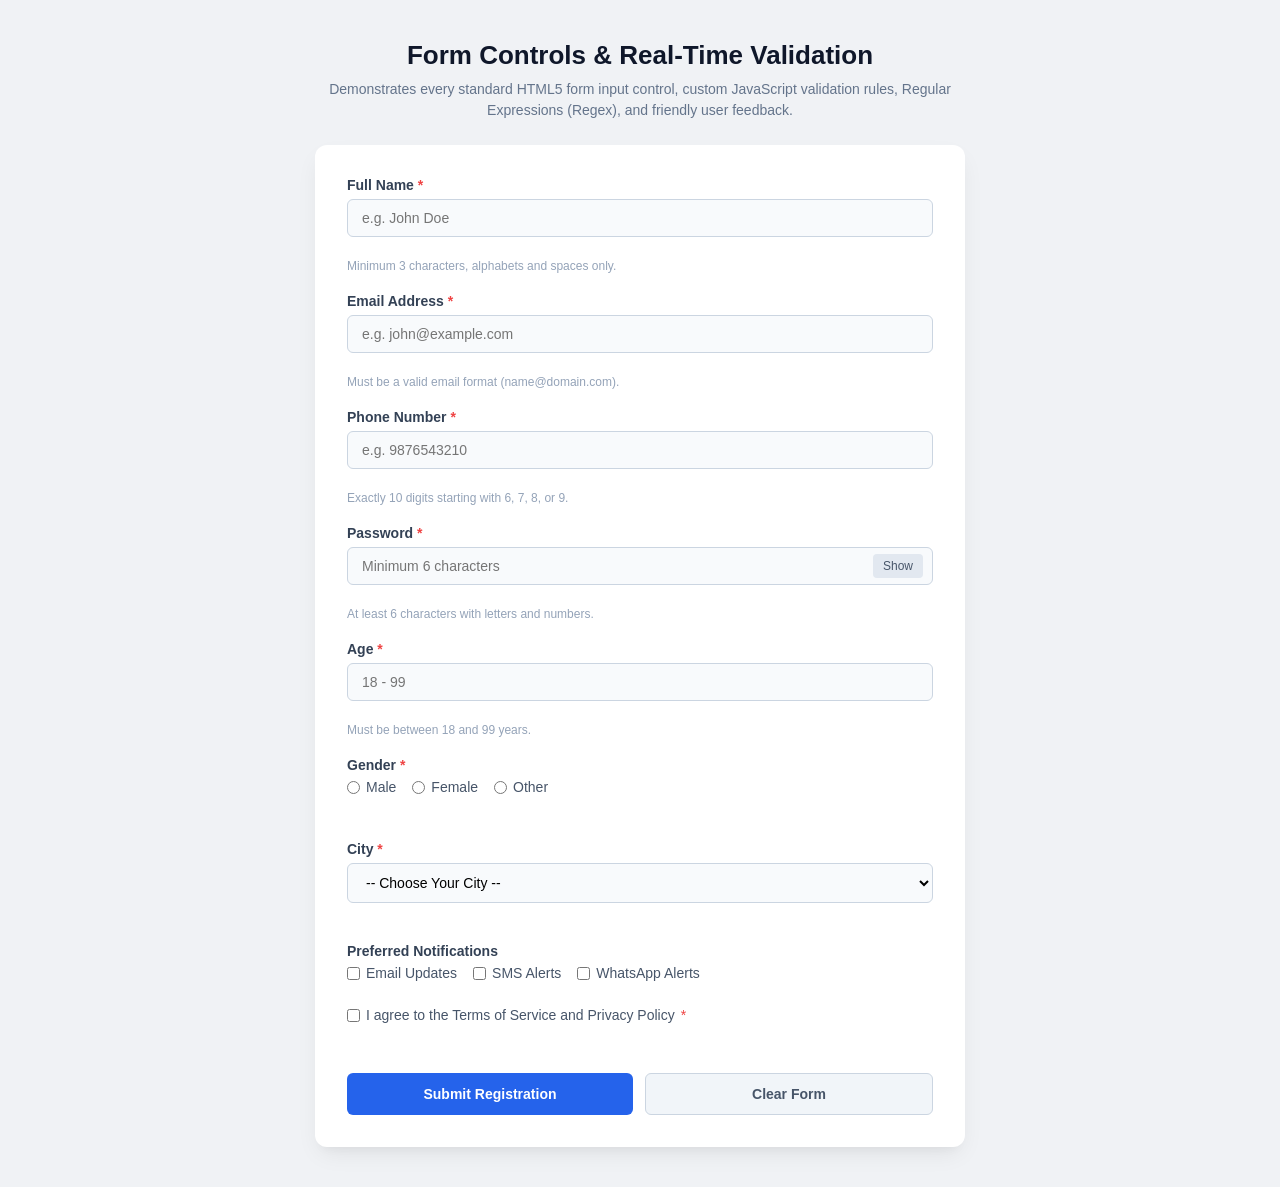
<file: concepts_implementation/01_forms_and_validation/index.html>
<!DOCTYPE html>
<html lang="en">
<head>
  <meta charset="UTF-8">
  <meta name="viewport" content="width=device-width, initial-scale=1.0">
  <title>Complete Forms & Validation Demonstration</title>
  <link rel="stylesheet" href="style.css">
</head>
<body>

  <div class="page-container">
    <header class="header">
      <h1>Form Controls & Real-Time Validation</h1>
      <p>Demonstrates every standard HTML5 form input control, custom JavaScript validation rules, Regular Expressions (Regex), and friendly user feedback.</p>
    </header>

    <div class="form-wrapper">
      <form id="registrationForm" novalidate>
        
        <!-- Text Input (Full Name) -->
        <div class="form-group">
          <label for="fullName">Full Name <span class="required">*</span></label>
          <input type="text" id="fullName" name="fullName" placeholder="e.g. John Doe" autocomplete="off">
          <small class="error-msg" id="nameError"></small>
          <small class="hint-text">Minimum 3 characters, alphabets and spaces only.</small>
        </div>

        <!-- Email Input -->
        <div class="form-group">
          <label for="userEmail">Email Address <span class="required">*</span></label>
          <input type="email" id="userEmail" name="userEmail" placeholder="e.g. john@example.com">
          <small class="error-msg" id="emailError"></small>
          <small class="hint-text">Must be a valid email format (name@domain.com).</small>
        </div>

        <!-- Phone Number Input (10 Digits) -->
        <div class="form-group">
          <label for="userPhone">Phone Number <span class="required">*</span></label>
          <input type="tel" id="userPhone" name="userPhone" placeholder="e.g. 9876543210" maxlength="10">
          <small class="error-msg" id="phoneError"></small>
          <small class="hint-text">Exactly 10 digits starting with 6, 7, 8, or 9.</small>
        </div>

        <!-- Password with Toggle -->
        <div class="form-group">
          <label for="userPassword">Password <span class="required">*</span></label>
          <div class="password-wrapper">
            <input type="password" id="userPassword" name="userPassword" placeholder="Minimum 6 characters">
            <button type="button" id="togglePasswordBtn" class="toggle-btn">Show</button>
          </div>
          <small class="error-msg" id="passwordError"></small>
          <small class="hint-text">At least 6 characters with letters and numbers.</small>
        </div>

        <!-- Number Input (Age) -->
        <div class="form-group">
          <label for="userAge">Age <span class="required">*</span></label>
          <input type="number" id="userAge" name="userAge" placeholder="18 - 99" min="18" max="99">
          <small class="error-msg" id="ageError"></small>
          <small class="hint-text">Must be between 18 and 99 years.</small>
        </div>

        <!-- Radio Buttons (Gender) -->
        <div class="form-group">
          <label>Gender <span class="required">*</span></label>
          <div class="radio-group">
            <label class="radio-label">
              <input type="radio" name="gender" value="Male"> Male
            </label>
            <label class="radio-label">
              <input type="radio" name="gender" value="Female"> Female
            </label>
            <label class="radio-label">
              <input type="radio" name="gender" value="Other"> Other
            </label>
          </div>
          <small class="error-msg" id="genderError"></small>
        </div>

        <!-- Dropdown Selection -->
        <div class="form-group">
          <label for="userCity">City <span class="required">*</span></label>
          <select id="userCity" name="userCity">
            <option value="">-- Choose Your City --</option>
            <option value="Hyderabad">Hyderabad</option>
            <option value="Bangalore">Bangalore</option>
            <option value="Chennai">Chennai</option>
            <option value="Mumbai">Mumbai</option>
            <option value="Delhi">Delhi</option>
          </select>
          <small class="error-msg" id="cityError"></small>
        </div>

        <!-- Checkboxes (Interests) -->
        <div class="form-group">
          <label>Preferred Notifications</label>
          <div class="checkbox-group">
            <label class="checkbox-label">
              <input type="checkbox" name="notifications" value="Email"> Email Updates
            </label>
            <label class="checkbox-label">
              <input type="checkbox" name="notifications" value="SMS"> SMS Alerts
            </label>
            <label class="checkbox-label">
              <input type="checkbox" name="notifications" value="WhatsApp"> WhatsApp Alerts
            </label>
          </div>
        </div>

        <!-- Terms and Conditions Agreement -->
        <div class="form-group">
          <label class="checkbox-label terms-label">
            <input type="checkbox" id="termsAgree" name="termsAgree">
            I agree to the Terms of Service and Privacy Policy <span class="required">*</span>
          </label>
          <small class="error-msg" id="termsError"></small>
        </div>

        <!-- Submit and Reset Buttons -->
        <div class="btn-group">
          <button type="submit" class="btn btn-primary" id="submitBtn">Submit Registration</button>
          <button type="reset" class="btn btn-secondary" id="resetBtn">Clear Form</button>
        </div>

      </form>
    </div>

    <!-- Live Output Demonstration Container -->
    <div id="resultModal" class="result-box hidden">
      <h3>Registration Successful!</h3>
      <p>The form has been validated and submitted without page reload.</p>
      <div id="submittedData"></div>
      <button type="button" class="btn btn-primary" onclick="closeResult()">Close</button>
    </div>

  </div>

  <script src="script.js"></script>
</body>
</html>
</file>
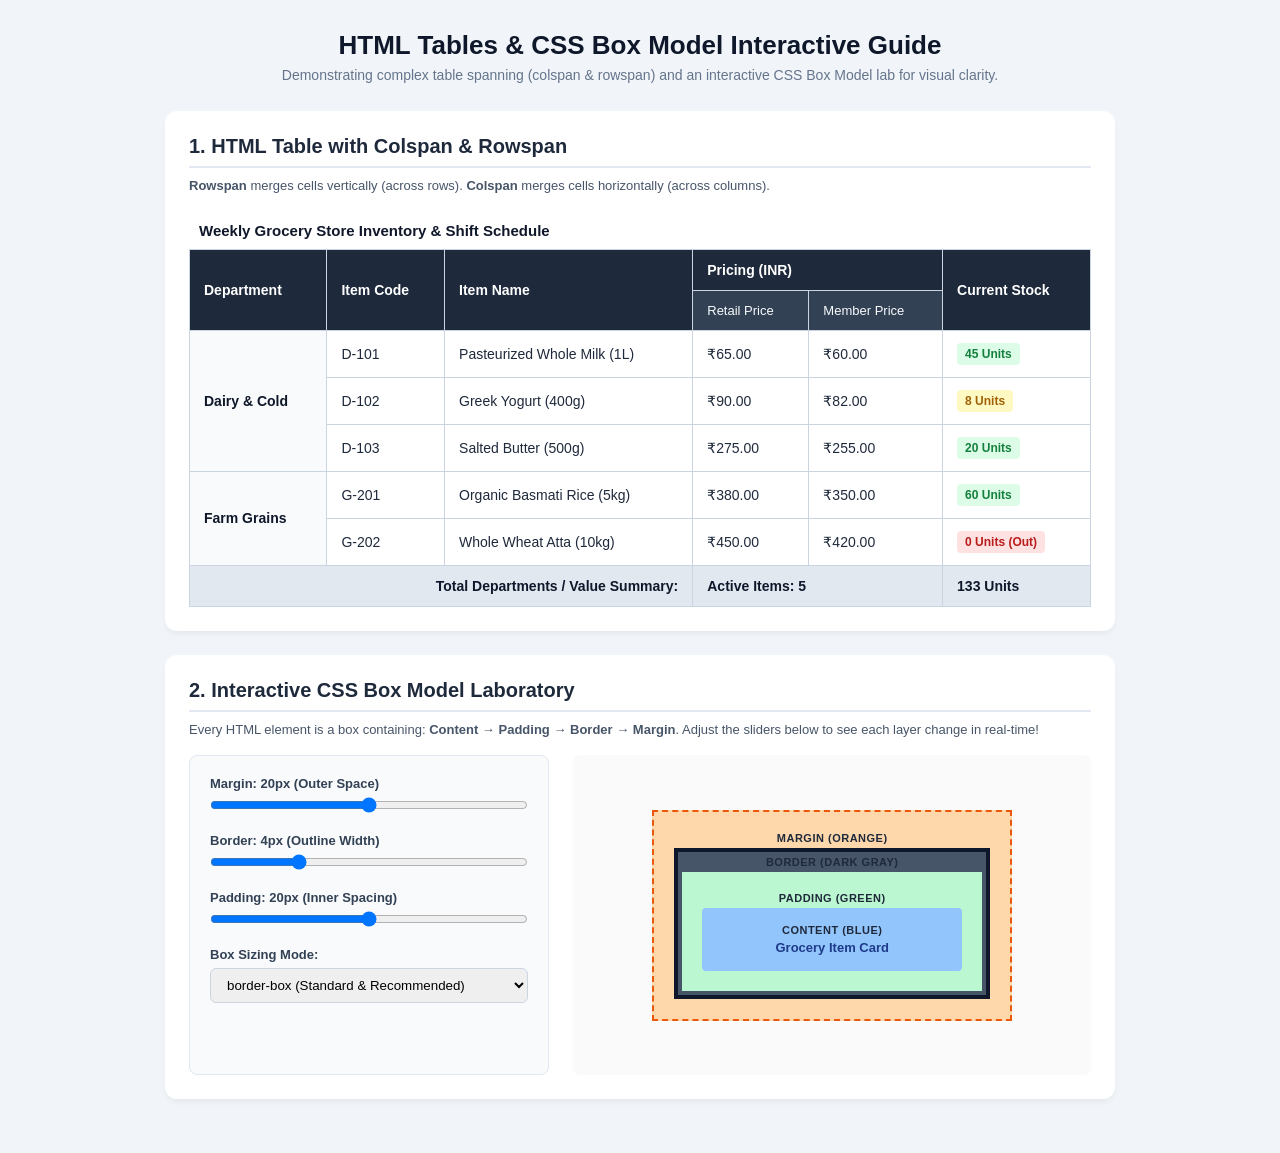
<file: concepts_implementation/02_tables_and_box_model/index.html>
<!DOCTYPE html>
<html lang="en">
<head>
  <meta charset="UTF-8">
  <meta name="viewport" content="width=device-width, initial-scale=1.0">
  <title>HTML Tables & CSS Box Model Demonstration</title>
  <link rel="stylesheet" href="style.css">
</head>
<body>

  <div class="container">
    <header class="page-header">
      <h1>HTML Tables & CSS Box Model Interactive Guide</h1>
      <p>Demonstrating complex table spanning (colspan & rowspan) and an interactive CSS Box Model lab for visual clarity.</p>
    </header>

    <!-- SECTION 1: COMPLEX HTML TABLE -->
    <section class="card-section">
      <h2>1. HTML Table with Colspan & Rowspan</h2>
      <p class="description">
        <b>Rowspan</b> merges cells vertically (across rows). <b>Colspan</b> merges cells horizontally (across columns).
      </p>

      <div class="table-container">
        <table class="styled-table">
          <caption>Weekly Grocery Store Inventory & Shift Schedule</caption>
          <thead>
            <tr>
              <th rowspan="2">Department</th>
              <th rowspan="2">Item Code</th>
              <th rowspan="2">Item Name</th>
              <th colspan="2">Pricing (INR)</th>
              <th rowspan="2">Current Stock</th>
            </tr>
            <tr>
              <th>Retail Price</th>
              <th>Member Price</th>
            </tr>
          </thead>
          <tbody>
            <tr>
              <!-- Rowspan merges 3 rows for Dairy -->
              <td rowspan="3" class="dept-cell">Dairy & Cold</td>
              <td>D-101</td>
              <td>Pasteurized Whole Milk (1L)</td>
              <td>₹65.00</td>
              <td>₹60.00</td>
              <td><span class="badge in-stock">45 Units</span></td>
            </tr>
            <tr>
              <td>D-102</td>
              <td>Greek Yogurt (400g)</td>
              <td>₹90.00</td>
              <td>₹82.00</td>
              <td><span class="badge low-stock">8 Units</span></td>
            </tr>
            <tr>
              <td>D-103</td>
              <td>Salted Butter (500g)</td>
              <td>₹275.00</td>
              <td>₹255.00</td>
              <td><span class="badge in-stock">20 Units</span></td>
            </tr>
            <tr>
              <!-- Rowspan merges 2 rows for Grains -->
              <td rowspan="2" class="dept-cell">Farm Grains</td>
              <td>G-201</td>
              <td>Organic Basmati Rice (5kg)</td>
              <td>₹380.00</td>
              <td>₹350.00</td>
              <td><span class="badge in-stock">60 Units</span></td>
            </tr>
            <tr>
              <td>G-202</td>
              <td>Whole Wheat Atta (10kg)</td>
              <td>₹450.00</td>
              <td>₹420.00</td>
              <td><span class="badge out-stock">0 Units (Out)</span></td>
            </tr>
          </tbody>
          <tfoot>
            <tr>
              <!-- Colspan across first 3 columns -->
              <th colspan="3" style="text-align: right;">Total Departments / Value Summary:</th>
              <th colspan="2">Active Items: 5</th>
              <th>133 Units</th>
            </tr>
          </tfoot>
        </table>
      </div>
    </section>

    <!-- SECTION 2: INTERACTIVE CSS BOX MODEL VISUALIZER -->
    <section class="card-section">
      <h2>2. Interactive CSS Box Model Laboratory</h2>
      <p class="description">
        Every HTML element is a box containing: <b>Content</b> &rarr; <b>Padding</b> &rarr; <b>Border</b> &rarr; <b>Margin</b>.
        Adjust the sliders below to see each layer change in real-time!
      </p>

      <div class="box-model-lab">
        
        <!-- Controls -->
        <div class="controls-panel">
          <div class="control-item">
            <label for="marginSlider">Margin: <span id="marginVal">20px</span> (Outer Space)</label>
            <input type="range" id="marginSlider" min="0" max="40" value="20">
          </div>

          <div class="control-item">
            <label for="borderSlider">Border: <span id="borderVal">4px</span> (Outline Width)</label>
            <input type="range" id="borderSlider" min="0" max="15" value="4">
          </div>

          <div class="control-item">
            <label for="paddingSlider">Padding: <span id="paddingVal">20px</span> (Inner Spacing)</label>
            <input type="range" id="paddingSlider" min="0" max="40" value="20">
          </div>

          <div class="control-item">
            <label>Box Sizing Mode:</label>
            <select id="boxSizingSelect">
              <option value="border-box">border-box (Standard & Recommended)</option>
              <option value="content-box">content-box (Traditional)</option>
            </select>
          </div>
        </div>

        <!-- Visual Box Model Diagram -->
        <div class="visualizer-wrapper">
          <div class="box-layer margin-layer" id="marginLayer">
            <span class="layer-label">MARGIN (Orange)</span>
            <div class="box-layer border-layer" id="borderLayer">
              <span class="layer-label">BORDER (Dark Gray)</span>
              <div class="box-layer padding-layer" id="paddingLayer">
                <span class="layer-label">PADDING (Green)</span>
                <div class="box-layer content-layer" id="contentLayer">
                  <span class="layer-label">CONTENT (Blue)</span>
                  <div class="demo-text">Grocery Item Card</div>
                </div>
              </div>
            </div>
          </div>
        </div>

      </div>
    </section>

  </div>

  <script src="script.js"></script>
</body>
</html>
</file>
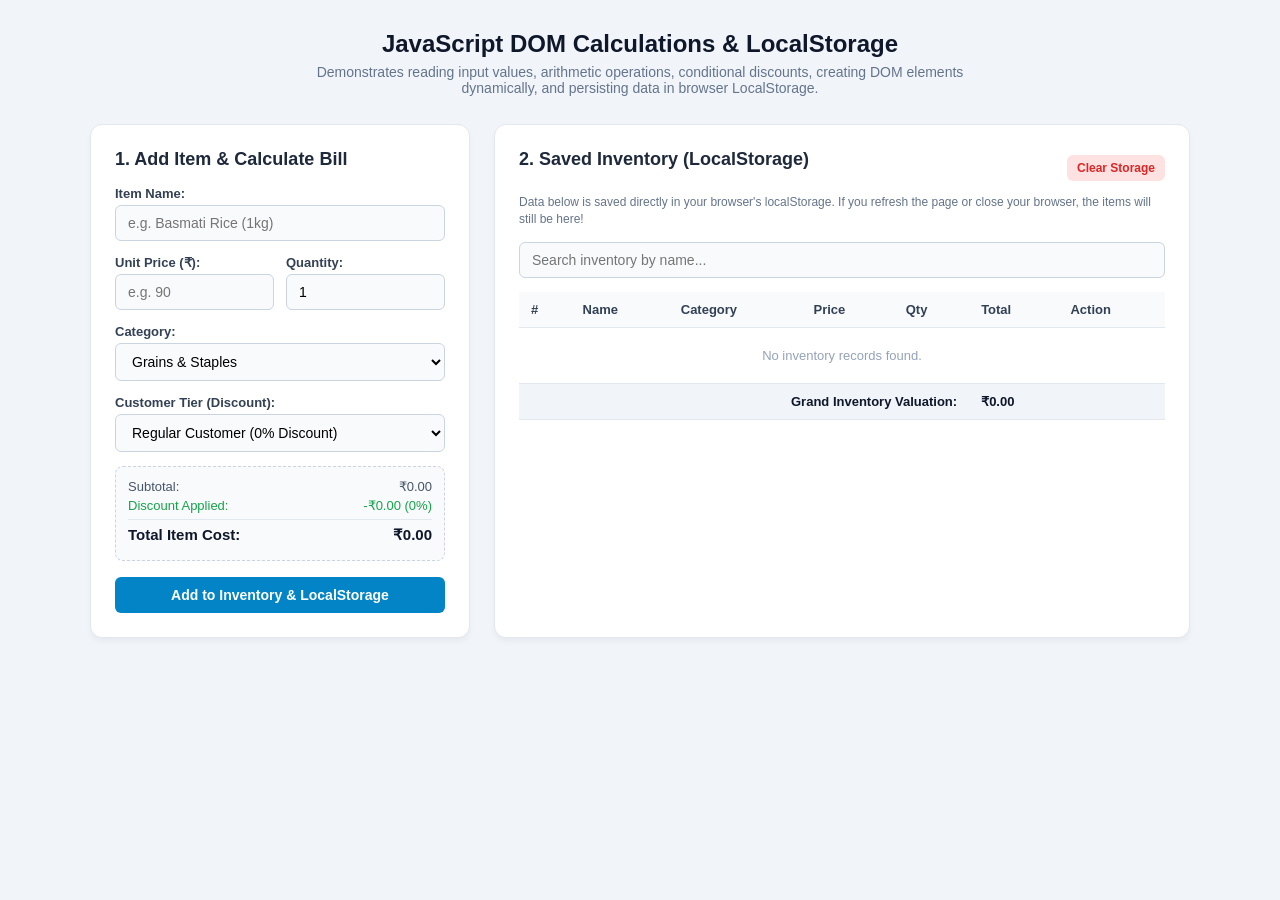
<file: concepts_implementation/04_dom_calculation_and_localstorage/index.html>
<!DOCTYPE html>
<html lang="en">
<head>
  <meta charset="UTF-8">
  <meta name="viewport" content="width=device-width, initial-scale=1.0">
  <title>DOM Calculations & LocalStorage Data Manager</title>
  <link rel="stylesheet" href="style.css">
</head>
<body>

  <div class="app-container">
    <header class="app-header">
      <h1>JavaScript DOM Calculations & LocalStorage</h1>
      <p>Demonstrates reading input values, arithmetic operations, conditional discounts, creating DOM elements dynamically, and persisting data in browser LocalStorage.</p>
    </header>

    <div class="layout-grid">
      
      <!-- LEFT: ITEM ENTRY & BILLING CALCULATOR -->
      <section class="card">
        <h2>1. Add Item & Calculate Bill</h2>
        
        <form id="itemEntryForm">
          <div class="form-row">
            <label for="itemName">Item Name:</label>
            <input type="text" id="itemName" placeholder="e.g. Basmati Rice (1kg)" required>
          </div>

          <div class="form-row two-col">
            <div>
              <label for="unitPrice">Unit Price (₹):</label>
              <input type="number" id="unitPrice" placeholder="e.g. 90" min="1" step="0.5" required>
            </div>
            <div>
              <label for="quantity">Quantity:</label>
              <input type="number" id="quantity" placeholder="e.g. 2" min="1" value="1" required>
            </div>
          </div>

          <div class="form-row">
            <label for="category">Category:</label>
            <select id="category">
              <option value="Grains">Grains & Staples</option>
              <option value="Dairy">Dairy & Eggs</option>
              <option value="Produce">Fruits & Vegetables</option>
              <option value="Beverages">Beverages</option>
            </select>
          </div>

          <div class="form-row">
            <label for="discountTier">Customer Tier (Discount):</label>
            <select id="discountTier">
              <option value="0">Regular Customer (0% Discount)</option>
              <option value="5">Silver Member (5% Off)</option>
              <option value="10">Gold Member (10% Off)</option>
              <option value="15">VIP Platinum (15% Off)</option>
            </select>
          </div>

          <!-- Live Price Preview Card -->
          <div class="calculation-preview">
            <div class="calc-line"><span>Subtotal:</span> <span id="previewSubtotal">₹0.00</span></div>
            <div class="calc-line discount-line"><span>Discount Applied:</span> <span id="previewDiscount">-₹0.00</span></div>
            <div class="calc-line total-line"><span>Total Item Cost:</span> <span id="previewTotal">₹0.00</span></div>
          </div>

          <button type="submit" class="btn btn-add" id="addBtn">Add to Inventory & LocalStorage</button>
        </form>
      </section>

      <!-- RIGHT: LIVE INVENTORY & LOCALSTORAGE PERSISTENCE -->
      <section class="card">
        <div class="section-top">
          <h2>2. Saved Inventory (LocalStorage)</h2>
          <button type="button" class="btn btn-clear" onclick="clearAllData()">Clear Storage</button>
        </div>
        
        <p class="storage-info">
          Data below is saved directly in your browser's <code>localStorage</code>. If you refresh the page or close your browser, the items will still be here!
        </p>

        <!-- Search Filter -->
        <input type="text" id="searchInput" class="search-box" placeholder="Search inventory by name...">

        <div class="table-wrap">
          <table class="inventory-table">
            <thead>
              <tr>
                <th>#</th>
                <th>Name</th>
                <th>Category</th>
                <th>Price</th>
                <th>Qty</th>
                <th>Total</th>
                <th>Action</th>
              </tr>
            </thead>
            <tbody id="inventoryTableBody">
              <!-- Dynamically populated via JS -->
            </tbody>
            <tfoot>
              <tr>
                <th colspan="5" style="text-align: right;">Grand Inventory Valuation:</th>
                <th id="grandTotalVal" colspan="2">₹0.00</th>
              </tr>
            </tfoot>
          </table>
        </div>
      </section>

    </div>
  </div>

  <script src="script.js"></script>
</body>
</html>
</file>
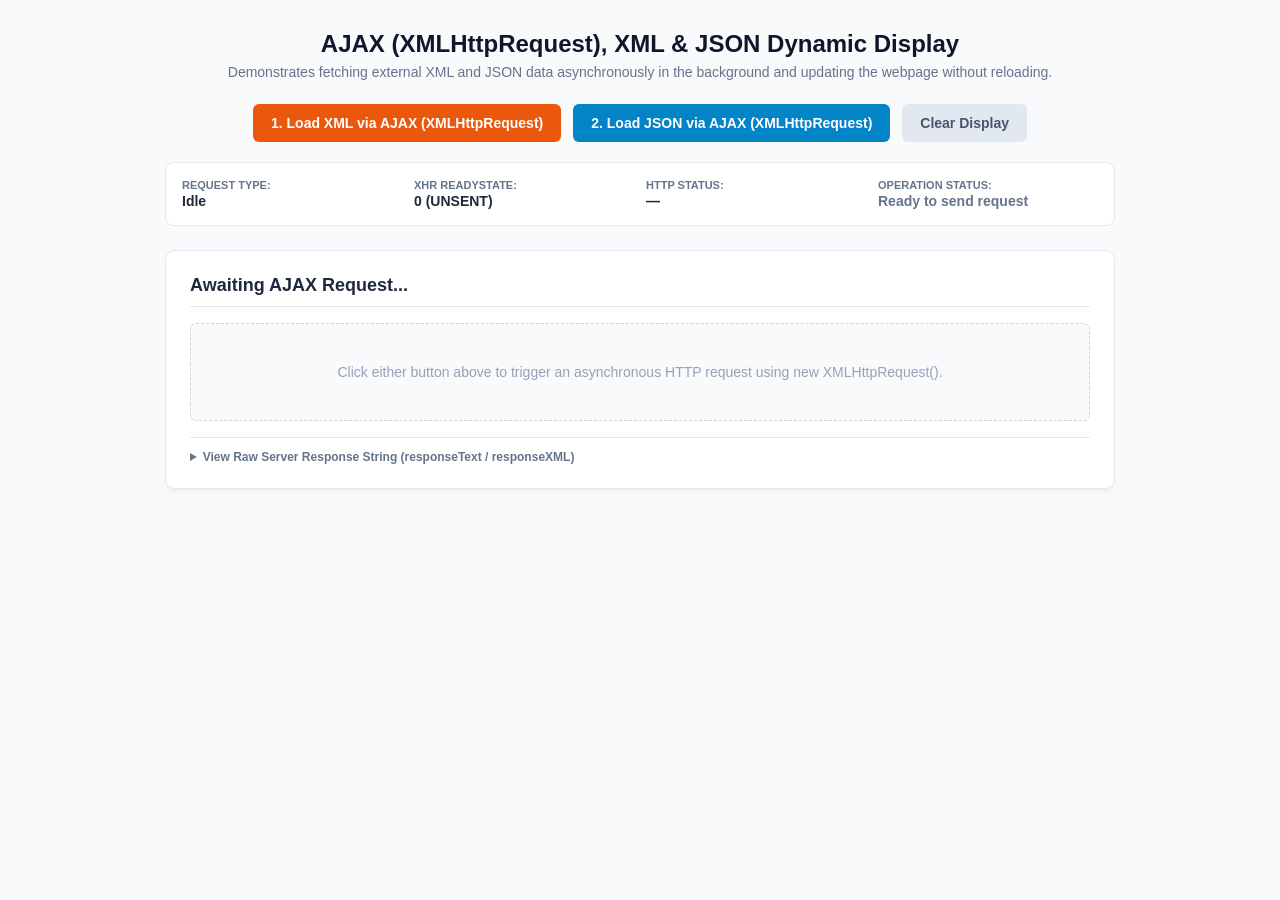
<file: concepts_implementation/05_ajax_xml_and_json/index.html>
<!DOCTYPE html>
<html lang="en">
<head>
  <meta charset="UTF-8">
  <meta name="viewport" content="width=device-width, initial-scale=1.0">
  <title>AJAX (XMLHttpRequest), XML & JSON Dynamic Reader</title>
  <link rel="stylesheet" href="style.css">
</head>
<body>

  <div class="page-container">
    <header class="page-header">
      <h1>AJAX (XMLHttpRequest), XML & JSON Dynamic Display</h1>
      <p>Demonstrates fetching external XML and JSON data asynchronously in the background and updating the webpage without reloading.</p>
    </header>

    <!-- ACTION BUTTONS -->
    <div class="button-bar">
      <button class="btn btn-xml" id="loadXmlBtn">1. Load XML via AJAX (XMLHttpRequest)</button>
      <button class="btn btn-json" id="loadJsonBtn">2. Load JSON via AJAX (XMLHttpRequest)</button>
      <button class="btn btn-reset" id="resetDisplayBtn">Clear Display</button>
    </div>

    <!-- READYSTATE & STATUS LIVE MONITOR -->
    <div class="status-monitor">
      <div class="status-item">
        <span class="status-label">Request Type:</span>
        <span id="reqType" class="status-val">Idle</span>
      </div>
      <div class="status-item">
        <span class="status-label">XHR readyState:</span>
        <span id="readyStateVal" class="status-val">0 (UNSENT)</span>
      </div>
      <div class="status-item">
        <span class="status-label">HTTP Status:</span>
        <span id="httpStatusVal" class="status-val">—</span>
      </div>
      <div class="status-item">
        <span class="status-label">Operation Status:</span>
        <span id="opStatus" class="status-val status-idle">Ready to send request</span>
      </div>
    </div>

    <!-- DISPLAY CONTAINER (DYNAMICALLY POPULATED) -->
    <main class="content-display">
      <div class="section-header">
        <h2 id="outputTitle">Awaiting AJAX Request...</h2>
        <span id="itemCountBadge" class="badge hidden">0 Items</span>
      </div>

      <!-- Rendered HTML Table / Cards -->
      <div id="dataContainer" class="data-view">
        <div class="placeholder-msg">
          Click either button above to trigger an asynchronous HTTP request using <code>new XMLHttpRequest()</code>.
        </div>
      </div>

      <!-- Raw Response Source Code Viewer -->
      <details class="raw-details">
        <summary>View Raw Server Response String (responseText / responseXML)</summary>
        <pre><code id="rawCodeViewer">// Server response text will appear here...</code></pre>
      </details>
    </main>

  </div>

  <script src="script.js"></script>
</body>
</html>
</file>
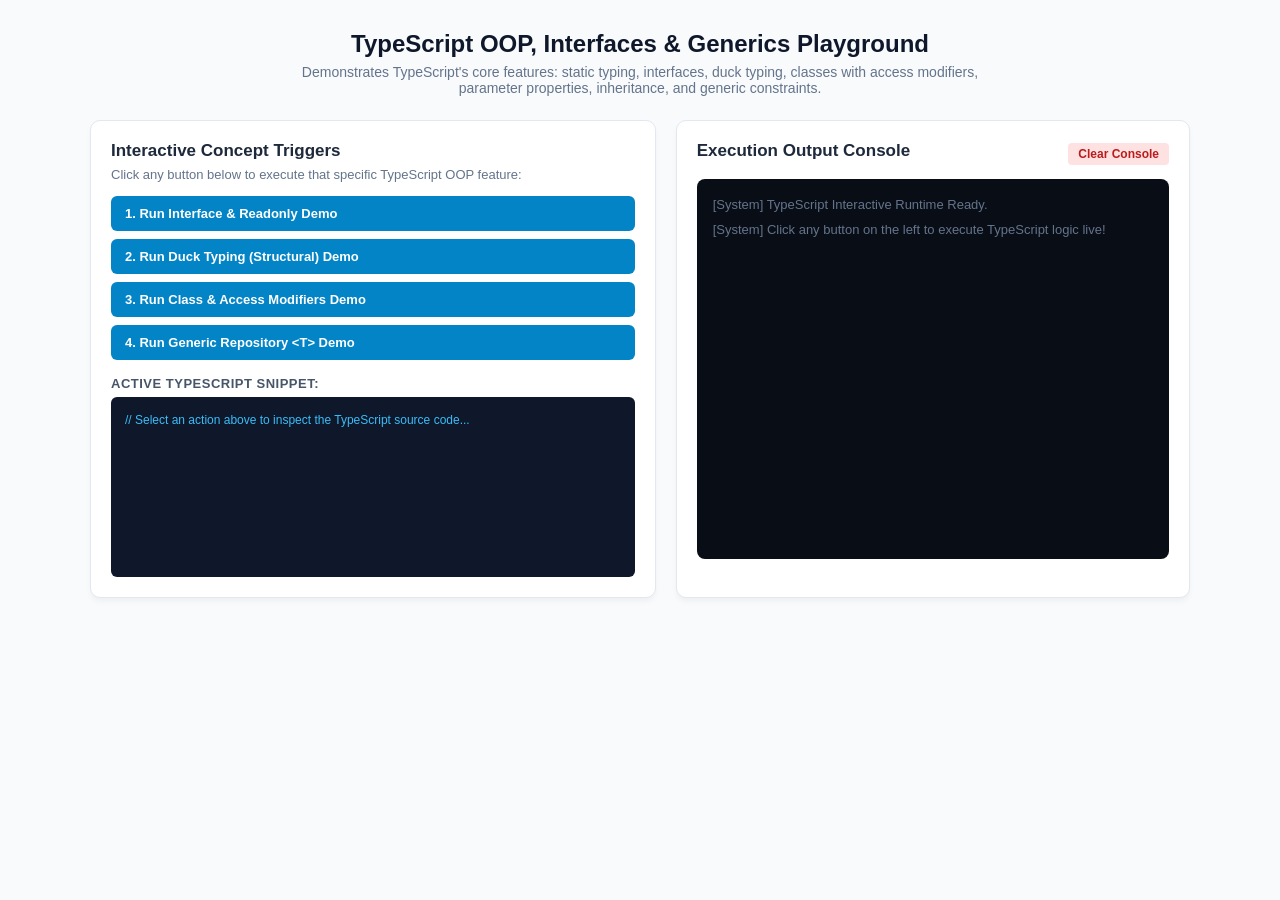
<file: concepts_implementation/06_typescript_oop_and_generics/index.html>
<!DOCTYPE html>
<html lang="en">
<head>
  <meta charset="UTF-8">
  <meta name="viewport" content="width=device-width, initial-scale=1.0">
  <title>TypeScript OOP, Interfaces & Generics Interactive Lab</title>
  <link rel="stylesheet" href="style.css">
</head>
<body>

  <div class="page-container">
    <header class="page-header">
      <h1>TypeScript OOP, Interfaces & Generics Playground</h1>
      <p>Demonstrates TypeScript's core features: static typing, interfaces, duck typing, classes with access modifiers, parameter properties, inheritance, and generic constraints.</p>
    </header>

    <div class="playground-grid">
      
      <!-- LEFT: CONTROLS & CODE VIEWER -->
      <section class="card">
        <h2>Interactive Concept Triggers</h2>
        <p class="card-subtitle">Click any button below to execute that specific TypeScript OOP feature:</p>

        <div class="action-buttons">
          <button class="btn" onclick="runInterfaceDemo()">1. Run Interface & Readonly Demo</button>
          <button class="btn" onclick="runDuckTypingDemo()">2. Run Duck Typing (Structural) Demo</button>
          <button class="btn" onclick="runClassInheritanceDemo()">3. Run Class & Access Modifiers Demo</button>
          <button class="btn" onclick="runGenericsDemo()">4. Run Generic Repository &lt;T&gt; Demo</button>
        </div>

        <h3 class="viewer-title">Active TypeScript Snippet:</h3>
        <pre><code id="tsCodeViewer">// Select an action above to inspect the TypeScript source code...</code></pre>
      </section>

      <!-- RIGHT: LIVE RUNTIME CONSOLE -->
      <section class="card">
        <div class="console-header">
          <h2>Execution Output Console</h2>
          <button class="btn-clear" onclick="clearConsole()">Clear Console</button>
        </div>
        <div class="console-terminal" id="terminalOutput">
          <div class="console-line system">[System] TypeScript Interactive Runtime Ready.</div>
          <div class="console-line system">[System] Click any button on the left to execute TypeScript logic live!</div>
        </div>
      </section>

    </div>
  </div>

  <script src="script.js"></script>
</body>
</html>
</file>
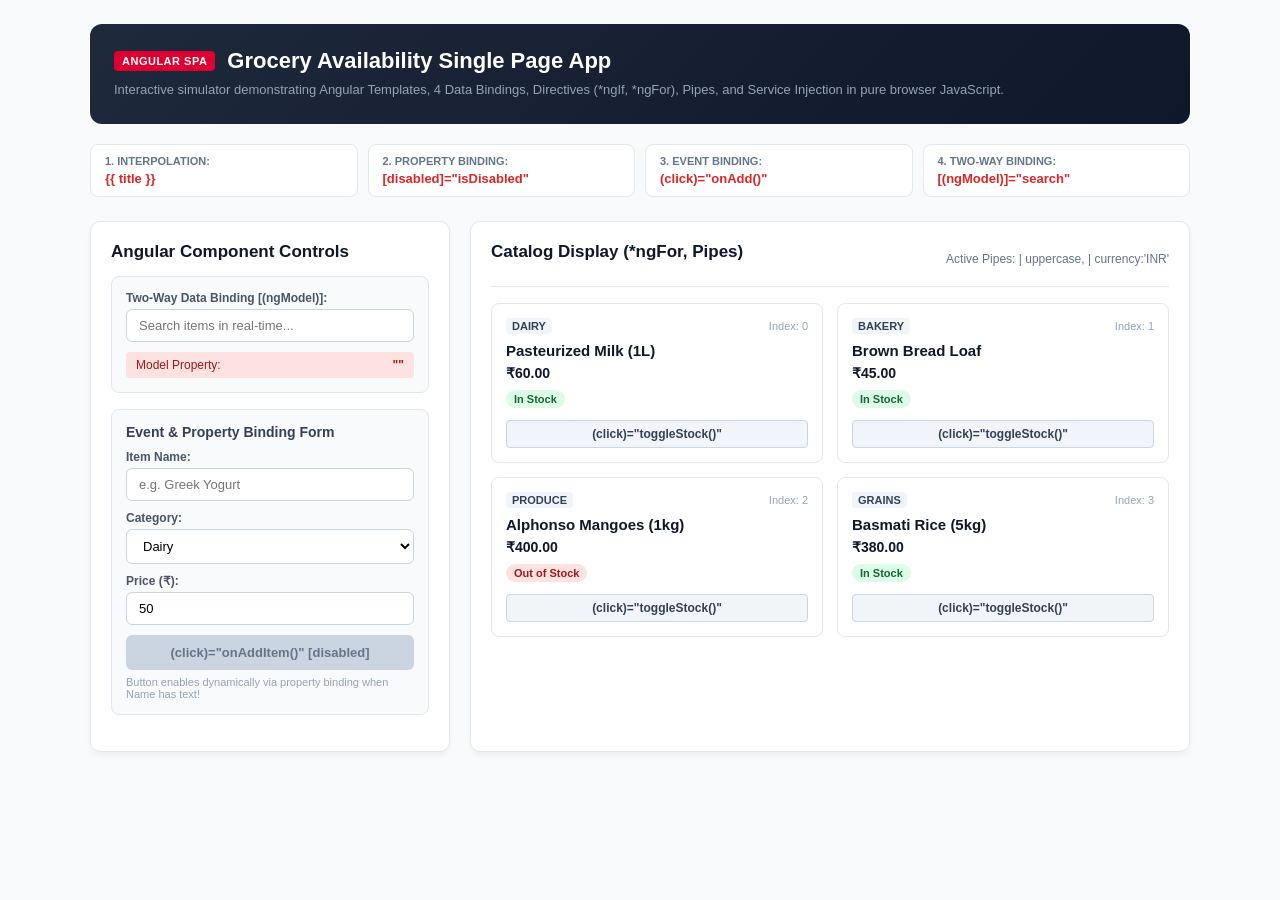
<file: concepts_implementation/07_angular_spa_simulation/index.html>
<!DOCTYPE html>
<html lang="en">
<head>
  <meta charset="UTF-8">
  <meta name="viewport" content="width=device-width, initial-scale=1.0">
  <title>Angular Concept Interactive Simulator (Single Page Application)</title>
  <link rel="stylesheet" href="style.css">
</head>
<body>

  <div class="angular-app-shell">
    
    <!-- ANGULAR BANNER -->
    <header class="app-banner">
      <div class="brand">
        <span class="ng-badge">ANGULAR SPA</span>
        <h1 id="appTitle">Loading...</h1>
      </div>
      <p class="banner-sub">Interactive simulator demonstrating Angular Templates, 4 Data Bindings, Directives (*ngIf, *ngFor), Pipes, and Service Injection in pure browser JavaScript.</p>
    </header>

    <!-- 4 DATA BINDINGS DEMONSTRATION CARDS -->
    <section class="concept-breakdown">
      <div class="concept-chip">
        <span class="chip-title">1. Interpolation:</span>
        <code>{{ title }}</code>
      </div>
      <div class="concept-chip">
        <span class="chip-title">2. Property Binding:</span>
        <code>[disabled]="isDisabled"</code>
      </div>
      <div class="concept-chip">
        <span class="chip-title">3. Event Binding:</span>
        <code>(click)="onAdd()"</code>
      </div>
      <div class="concept-chip">
        <span class="chip-title">4. Two-Way Binding:</span>
        <code>[(ngModel)]="search"</code>
      </div>
    </section>

    <!-- MAIN SPA WORKSPACE -->
    <div class="spa-grid">
      
      <!-- LEFT: TWO-WAY BINDING & ADD FORM -->
      <aside class="panel">
        <h3>Angular Component Controls</h3>

        <!-- TWO-WAY DATA BINDING DEMO [(ngModel)] -->
        <div class="control-box">
          <label for="searchInput">Two-Way Data Binding <code>[(ngModel)]</code>:</label>
          <input type="text" id="searchInput" placeholder="Search items in real-time...">
          <div class="live-model-box">
            <span>Model Property:</span>
            <b id="liveSearchDisplay">""</b>
          </div>
        </div>

        <!-- ADD ITEM FORM -->
        <div class="control-box">
          <h4>Event & Property Binding Form</h4>
          
          <label>Item Name:</label>
          <input type="text" id="itemNameInput" placeholder="e.g. Greek Yogurt">

          <label>Category:</label>
          <select id="itemCatSelect">
            <option value="Dairy">Dairy</option>
            <option value="Bakery">Bakery</option>
            <option value="Produce">Produce</option>
            <option value="Grains">Grains</option>
          </select>

          <label>Price (₹):</label>
          <input type="number" id="itemPriceInput" value="50">

          <!-- Property Binding [disabled] & Event Binding (click) -->
          <button id="addBtn" class="btn btn-add" disabled>(click)="onAddItem()" [disabled]</button>
          <small class="hint">Button enables dynamically via property binding when Name has text!</small>
        </div>
      </aside>

      <!-- RIGHT: STRUCTURAL DIRECTIVES (*ngIf, *ngFor) & PIPES -->
      <main class="panel main-panel">
        <div class="main-panel-header">
          <h3>Catalog Display <code>(*ngFor, Pipes)</code></h3>
          <span class="pipe-indicator">Active Pipes: <code>| uppercase</code>, <code>| currency:'INR'</code></span>
        </div>

        <!-- CONTAINER FOR *ngIf & *ngFor -->
        <div id="catalogGrid" class="cards-grid">
          <!-- Dynamically generated through simulated Angular Directives -->
        </div>

        <!-- *ngIf Fallback Template (#noItems) -->
        <div id="emptyCatalogState" class="empty-state hidden">
          <p>No items found matching your current search query. (Simulating <code>*ngIf="false"</code>)</p>
        </div>
      </main>

    </div>

  </div>

  <script src="app.js"></script>
</body>
</html>
</file>
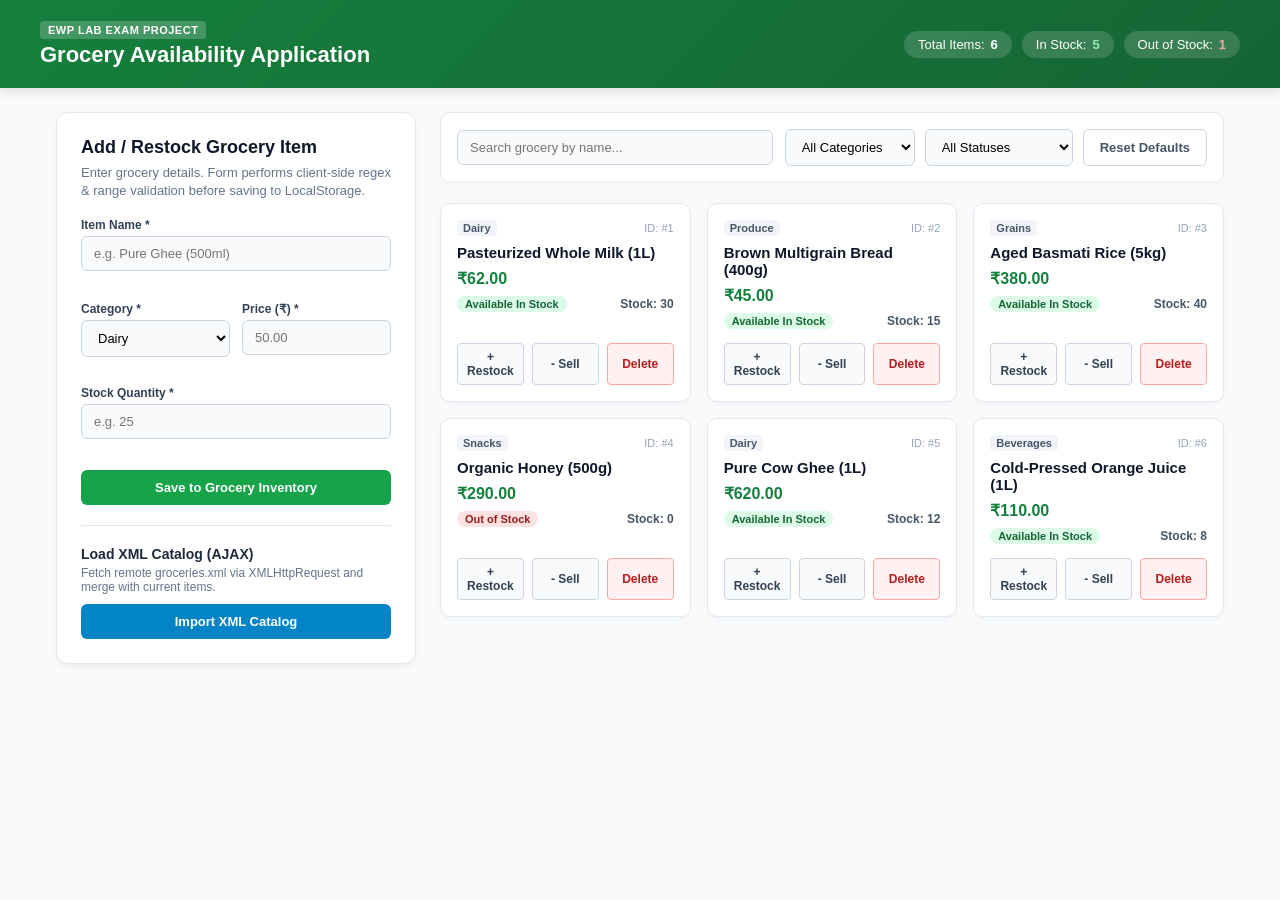
<file: concepts_implementation/08_master_scenario_grocery_app/index.html>
<!DOCTYPE html>
<html lang="en">
<head>
  <meta charset="UTF-8">
  <meta name="viewport" content="width=device-width, initial-scale=1.0">
  <title>Grocery Availability & Inventory Management Portal</title>
  <link rel="stylesheet" href="style.css">
</head>
<body>

  <!-- Top Navigation Header -->
  <header class="app-header">
    <div class="header-content">
      <div class="brand">
        <span class="brand-tag">EWP Lab Exam Project</span>
        <h1>Grocery Availability Application</h1>
      </div>
      <div class="header-stats">
        <div class="stat-pill">Total Items: <b id="statTotalItems">0</b></div>
        <div class="stat-pill in-stock-pill">In Stock: <b id="statInStock">0</b></div>
        <div class="stat-pill out-stock-pill">Out of Stock: <b id="statOutOfStock">0</b></div>
      </div>
    </div>
  </header>

  <div class="main-layout">
    
    <!-- LEFT COLUMN: ADD / RESTOCK ITEM FORM WITH VALIDATION -->
    <aside class="sidebar-form">
      <div class="card">
        <h2>Add / Restock Grocery Item</h2>
        <p class="card-desc">Enter grocery details. Form performs client-side regex & range validation before saving to LocalStorage.</p>

        <form id="groceryForm" novalidate>
          
          <div class="form-group">
            <label for="prodName">Item Name *</label>
            <input type="text" id="prodName" placeholder="e.g. Pure Ghee (500ml)">
            <small class="error-text" id="prodNameErr"></small>
          </div>

          <div class="form-row">
            <div class="form-group">
              <label for="prodCat">Category *</label>
              <select id="prodCat">
                <option value="Dairy">Dairy</option>
                <option value="Grains">Grains</option>
                <option value="Produce">Produce</option>
                <option value="Beverages">Beverages</option>
                <option value="Snacks">Snacks</option>
              </select>
            </div>
            <div class="form-group">
              <label for="prodPrice">Price (₹) *</label>
              <input type="number" id="prodPrice" placeholder="50.00" min="1" step="0.5">
              <small class="error-text" id="prodPriceErr"></small>
            </div>
          </div>

          <div class="form-group">
            <label for="prodStock">Stock Quantity *</label>
            <input type="number" id="prodStock" placeholder="e.g. 25" min="0">
            <small class="error-text" id="prodStockErr"></small>
          </div>

          <button type="submit" class="btn btn-save" id="saveItemBtn">Save to Grocery Inventory</button>
        </form>

        <hr class="divider">

        <!-- XML AJAX INGESTION TRIGGER -->
        <div class="ajax-import-box">
          <h3>Load XML Catalog (AJAX)</h3>
          <p>Fetch remote <code>groceries.xml</code> via <code>XMLHttpRequest</code> and merge with current items.</p>
          <button type="button" class="btn btn-secondary" onclick="loadFromXML()">Import XML Catalog</button>
        </div>
      </div>
    </aside>

    <!-- RIGHT COLUMN: SEARCH, FILTER & INVENTORY DISPLAY -->
    <main class="main-content">
      
      <!-- TOOLBAR: SEARCH & CATEGORY FILTER -->
      <div class="toolbar-card">
        <div class="search-field">
          <input type="text" id="searchFilter" placeholder="Search grocery by name...">
        </div>
        
        <div class="filter-controls">
          <select id="categoryFilter">
            <option value="ALL">All Categories</option>
            <option value="Dairy">Dairy</option>
            <option value="Grains">Grains</option>
            <option value="Produce">Produce</option>
            <option value="Beverages">Beverages</option>
            <option value="Snacks">Snacks</option>
          </select>

          <select id="availabilityFilter">
            <option value="ALL">All Statuses</option>
            <option value="IN_STOCK">In Stock Only</option>
            <option value="OUT_OF_STOCK">Out of Stock Only</option>
          </select>

          <button class="btn btn-outline" onclick="resetInventoryData()">Reset Defaults</button>
        </div>
      </div>

      <!-- INVENTORY CARDS GRID -->
      <div id="groceryGrid" class="cards-grid">
        <!-- Rendered dynamically -->
      </div>

      <!-- EMPTY STATE -->
      <div id="noItemsBox" class="empty-box hidden">
        <p>No matching grocery items found. Try adjusting your search query or filters.</p>
      </div>

    </main>

  </div>

  <script src="app.js"></script>
</body>
</html>
</file>
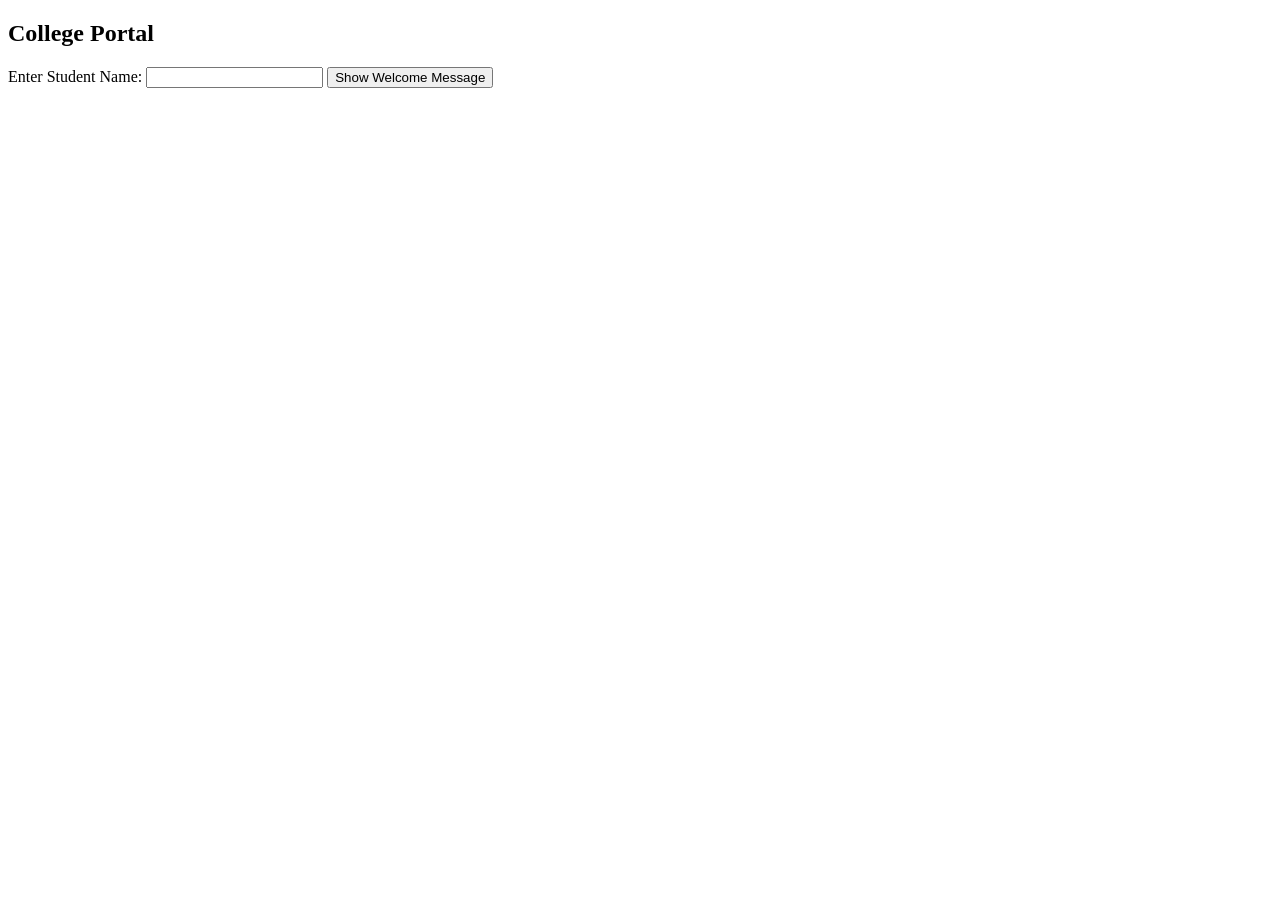
<file: __store__notes/events/events.html>
<!DOCTYPE html>
<html>

<head>
    <title>JavaScript Events</title>
</head>

<body>

<h2>College Portal</h2>

<label>Enter Student Name:</label>

<input
    type="text"
    id="studentName"
>

<button id="welcomeButton">
    Show Welcome Message
</button>

<p id="message"></p>


<script>

const button =
    document.getElementById("welcomeButton");

button.addEventListener("click", showWelcome);


function showWelcome() {

    const studentName =
        document.getElementById("studentName").value;

    document.getElementById("message").textContent =
        "Welcome " + studentName;
}

</script>

</body>

</html>
</file>
<file: concepts_implementation/01_forms_and_validation/style.css>
/* CSS Reset & Clean Modern Aesthetics */
* {
  box-sizing: border-box;
  margin: 0;
  padding: 0;
  font-family: -apple-system, BlinkMacSystemFont, "Segoe UI", Roboto, Helvetica, Arial, sans-serif;
}

body {
  background-color: #f0f2f5;
  color: #1c1e21;
  padding: 40px 20px;
  display: flex;
  justify-content: center;
}

.page-container {
  width: 100%;
  max-width: 650px;
}

.header {
  text-align: center;
  margin-bottom: 24px;
}

.header h1 {
  font-size: 26px;
  color: #0f172a;
  margin-bottom: 8px;
}

.header p {
  font-size: 14px;
  color: #64748b;
  line-height: 1.5;
}

/* Form Card Styling */
.form-wrapper {
  background: #ffffff;
  padding: 32px;
  border-radius: 12px;
  box-shadow: 0 10px 25px -5px rgba(0, 0, 0, 0.08), 0 8px 10px -6px rgba(0, 0, 0, 0.04);
}

.form-group {
  margin-bottom: 20px;
}

label {
  display: block;
  font-size: 14px;
  font-weight: 600;
  color: #334155;
  margin-bottom: 6px;
}

.required {
  color: #ef4444;
}

input[type="text"],
input[type="email"],
input[type="tel"],
input[type="password"],
input[type="number"],
select {
  width: 100%;
  padding: 10px 14px;
  font-size: 14px;
  border: 1.5px solid #cbd5e1;
  border-radius: 6px;
  background-color: #f8fafc;
  transition: all 0.2s ease;
  outline: none;
}

input:focus,
select:focus {
  border-color: #2563eb;
  background-color: #ffffff;
  box-shadow: 0 0 0 3px rgba(37, 99, 235, 0.15);
}

/* Error & Success States */
input.invalid,
select.invalid {
  border-color: #ef4444 !important;
  background-color: #fef2f2 !important;
}

input.valid,
select.valid {
  border-color: #10b981 !important;
  background-color: #f0fdf4 !important;
}

.error-msg {
  display: block;
  color: #ef4444;
  font-size: 12px;
  font-weight: 500;
  margin-top: 4px;
  min-height: 16px;
}

.hint-text {
  display: block;
  color: #94a3b8;
  font-size: 12px;
  margin-top: 2px;
}

/* Password Toggle Wrapper */
.password-wrapper {
  position: relative;
  display: flex;
  align-items: center;
}

.password-wrapper input {
  padding-right: 60px;
}

.toggle-btn {
  position: absolute;
  right: 10px;
  padding: 5px 10px;
  font-size: 12px;
  background-color: #e2e8f0;
  border: none;
  border-radius: 4px;
  cursor: pointer;
  color: #475569;
}

.toggle-btn:hover {
  background-color: #cbd5e1;
}

/* Radio & Checkbox Groups */
.radio-group,
.checkbox-group {
  display: flex;
  gap: 16px;
  margin-top: 6px;
}

.radio-label,
.checkbox-label {
  display: flex;
  align-items: center;
  gap: 6px;
  font-size: 14px;
  font-weight: 400;
  color: #475569;
  cursor: pointer;
}

.terms-label {
  font-weight: 500;
}

/* Buttons */
.btn-group {
  display: flex;
  gap: 12px;
  margin-top: 28px;
}

.btn {
  flex: 1;
  padding: 12px 18px;
  font-size: 14px;
  font-weight: 600;
  border: none;
  border-radius: 6px;
  cursor: pointer;
  transition: all 0.2s ease;
}

.btn-primary {
  background-color: #2563eb;
  color: #ffffff;
}

.btn-primary:hover {
  background-color: #1d4ed8;
}

.btn-secondary {
  background-color: #f1f5f9;
  color: #475569;
  border: 1px solid #cbd5e1;
}

.btn-secondary:hover {
  background-color: #e2e8f0;
}

/* Output Modal Box */
.result-box {
  margin-top: 24px;
  background: #ffffff;
  padding: 24px;
  border-radius: 12px;
  border-left: 5px solid #10b981;
  box-shadow: 0 4px 12px rgba(0, 0, 0, 0.08);
}

.result-box h3 {
  color: #065f46;
  margin-bottom: 8px;
}

.result-box p {
  color: #4b5563;
  font-size: 14px;
  margin-bottom: 16px;
}

#submittedData {
  background: #f8fafc;
  padding: 12px;
  border-radius: 6px;
  font-family: monospace;
  font-size: 13px;
  margin-bottom: 16px;
  line-height: 1.6;
}

.hidden {
  display: none;
}
</file>
<file: concepts_implementation/02_tables_and_box_model/style.css>
/* CSS Reset */
* {
  box-sizing: border-box;
  margin: 0;
  padding: 0;
  font-family: -apple-system, BlinkMacSystemFont, "Segoe UI", Roboto, Helvetica, Arial, sans-serif;
}

body {
  background-color: #f1f5f9;
  color: #1e293b;
  padding: 30px 16px;
}

.container {
  max-width: 950px;
  margin: 0 auto;
}

.page-header {
  text-align: center;
  margin-bottom: 28px;
}

.page-header h1 {
  font-size: 26px;
  color: #0f172a;
}

.page-header p {
  color: #64748b;
  font-size: 14px;
  margin-top: 6px;
}

.card-section {
  background: #ffffff;
  padding: 24px;
  border-radius: 12px;
  box-shadow: 0 4px 6px -1px rgba(0, 0, 0, 0.05);
  margin-bottom: 24px;
}

.card-section h2 {
  font-size: 20px;
  color: #1e293b;
  margin-bottom: 8px;
  border-bottom: 2px solid #e2e8f0;
  padding-bottom: 8px;
}

.description {
  font-size: 13px;
  color: #475569;
  margin-bottom: 16px;
  line-height: 1.5;
}

/* 1. TABLE STYLES */
.table-container {
  overflow-x: auto;
}

.styled-table {
  width: 100%;
  border-collapse: collapse;
  font-size: 14px;
}

.styled-table caption {
  font-weight: 700;
  font-size: 15px;
  color: #0f172a;
  padding: 10px;
  text-align: left;
}

.styled-table th,
.styled-table td {
  border: 1px solid #cbd5e1;
  padding: 12px 14px;
  text-align: left;
}

.styled-table thead tr:first-child th {
  background-color: #1e293b;
  color: #ffffff;
  font-weight: 600;
}

.styled-table thead tr:nth-child(2) th {
  background-color: #334155;
  color: #f8fafc;
  font-weight: 500;
  font-size: 13px;
}

.dept-cell {
  background-color: #f8fafc;
  font-weight: 600;
  color: #0f172a;
  vertical-align: middle;
}

.styled-table tbody tr:hover {
  background-color: #f1f5f9;
}

.styled-table tfoot th {
  background-color: #e2e8f0;
  color: #0f172a;
  font-weight: 600;
}

/* Badges */
.badge {
  display: inline-block;
  padding: 4px 8px;
  border-radius: 4px;
  font-size: 12px;
  font-weight: 600;
}

.in-stock {
  background-color: #dcfce7;
  color: #15803d;
}

.low-stock {
  background-color: #fef9c3;
  color: #a16207;
}

.out-stock {
  background-color: #fee2e2;
  color: #b91c1c;
}

/* 2. BOX MODEL LAB STYLES */
.box-model-lab {
  display: flex;
  flex-direction: column;
  gap: 24px;
}

@media (min-width: 768px) {
  .box-model-lab {
    flex-direction: row;
  }
}

.controls-panel {
  flex: 1;
  background-color: #f8fafc;
  padding: 20px;
  border-radius: 8px;
  border: 1px solid #e2e8f0;
}

.control-item {
  margin-bottom: 16px;
}

.control-item label {
  display: block;
  font-size: 13px;
  font-weight: 600;
  margin-bottom: 6px;
  color: #334155;
}

.control-item input[type="range"] {
  width: 100%;
}

.control-item select {
  width: 100%;
  padding: 8px 12px;
  border: 1px solid #cbd5e1;
  border-radius: 6px;
}

/* Box Model Layers Visualizer */
.visualizer-wrapper {
  flex: 1.5;
  display: flex;
  align-items: center;
  justify-content: center;
  background-color: #fafafa;
  border-radius: 8px;
  padding: 20px;
  min-height: 320px;
}

.box-layer {
  display: flex;
  flex-direction: column;
  align-items: center;
  justify-content: center;
  position: relative;
  transition: all 0.15s ease-out;
  box-sizing: border-box;
}

.layer-label {
  font-size: 11px;
  font-weight: 700;
  text-transform: uppercase;
  letter-spacing: 0.5px;
  margin-bottom: 4px;
  pointer-events: none;
}

.margin-layer {
  background-color: #fed7aa; /* Orange for Margin */
  border: 2px dashed #ea580c;
  padding: 20px;
  width: 100%;
  max-width: 360px;
}

.border-layer {
  background-color: #475569; /* Dark gray for border */
  border: 4px solid #0f172a;
  padding: 4px;
  width: 100%;
}

.padding-layer {
  background-color: #bbf7d0; /* Green for Padding */
  padding: 20px;
  width: 100%;
}

.content-layer {
  background-color: #93c5fd; /* Blue for Content */
  padding: 16px;
  width: 100%;
  text-align: center;
  border-radius: 4px;
}

.demo-text {
  font-size: 13px;
  font-weight: 600;
  color: #1e3a8a;
}
</file>
<file: concepts_implementation/04_dom_calculation_and_localstorage/style.css>
/* CSS Reset */
* {
  box-sizing: border-box;
  margin: 0;
  padding: 0;
  font-family: -apple-system, BlinkMacSystemFont, "Segoe UI", Roboto, Helvetica, Arial, sans-serif;
}

body {
  background-color: #f1f5f9;
  color: #0f172a;
  padding: 30px 16px;
}

.app-container {
  max-width: 1100px;
  margin: 0 auto;
}

.app-header {
  text-align: center;
  margin-bottom: 28px;
}

.app-header h1 {
  font-size: 24px;
  color: #0f172a;
}

.app-header p {
  font-size: 14px;
  color: #64748b;
  max-width: 700px;
  margin: 6px auto 0;
}

.layout-grid {
  display: grid;
  grid-template-columns: 1fr;
  gap: 24px;
}

@media (min-width: 900px) {
  .layout-grid {
    grid-template-columns: 380px 1fr;
  }
}

.card {
  background: #ffffff;
  padding: 24px;
  border-radius: 12px;
  border: 1px solid #e2e8f0;
  box-shadow: 0 4px 6px -1px rgba(0, 0, 0, 0.05);
}

.card h2 {
  font-size: 18px;
  margin-bottom: 16px;
  color: #1e293b;
}

.section-top {
  display: flex;
  justify-content: space-between;
  align-items: center;
  margin-bottom: 8px;
}

.storage-info {
  font-size: 12px;
  color: #64748b;
  margin-bottom: 14px;
  line-height: 1.4;
}

.form-row {
  margin-bottom: 14px;
}

.two-col {
  display: grid;
  grid-template-columns: 1fr 1fr;
  gap: 12px;
}

label {
  display: block;
  font-size: 13px;
  font-weight: 600;
  color: #334155;
  margin-bottom: 4px;
}

input,
select {
  width: 100%;
  padding: 9px 12px;
  font-size: 14px;
  border: 1.5px solid #cbd5e1;
  border-radius: 6px;
  outline: none;
  background-color: #f8fafc;
}

input:focus,
select:focus {
  border-color: #0284c7;
  background-color: #ffffff;
}

.search-box {
  margin-bottom: 14px;
}

/* Calculation Preview Box */
.calculation-preview {
  background-color: #f8fafc;
  border: 1px dashed #cbd5e1;
  border-radius: 8px;
  padding: 12px;
  margin-bottom: 16px;
}

.calc-line {
  display: flex;
  justify-content: space-between;
  font-size: 13px;
  color: #475569;
  margin-bottom: 4px;
}

.discount-line {
  color: #16a34a;
}

.total-line {
  font-size: 15px;
  font-weight: 700;
  color: #0f172a;
  border-top: 1px solid #e2e8f0;
  padding-top: 6px;
  margin-top: 6px;
}

/* Buttons */
.btn {
  padding: 10px 16px;
  font-size: 14px;
  font-weight: 600;
  border: none;
  border-radius: 6px;
  cursor: pointer;
  transition: all 0.2s;
}

.btn-add {
  width: 100%;
  background-color: #0284c7;
  color: #ffffff;
}

.btn-add:hover {
  background-color: #0369a1;
}

.btn-clear {
  background-color: #fee2e2;
  color: #dc2626;
  font-size: 12px;
  padding: 6px 10px;
}

.btn-clear:hover {
  background-color: #fecaca;
}

.btn-delete {
  background-color: #fee2e2;
  color: #b91c1c;
  border: none;
  padding: 4px 8px;
  border-radius: 4px;
  cursor: pointer;
  font-size: 12px;
  font-weight: 600;
}

.btn-delete:hover {
  background-color: #fca5a5;
}

/* Table */
.table-wrap {
  overflow-x: auto;
}

.inventory-table {
  width: 100%;
  border-collapse: collapse;
  font-size: 13px;
}

.inventory-table th,
.inventory-table td {
  padding: 10px 12px;
  text-align: left;
  border-bottom: 1px solid #e2e8f0;
}

.inventory-table th {
  background-color: #f8fafc;
  font-weight: 600;
  color: #334155;
}

.inventory-table tbody tr:hover {
  background-color: #f8fafc;
}

.inventory-table tfoot th {
  background-color: #f1f5f9;
  font-weight: 700;
  color: #0f172a;
}
</file>
<file: concepts_implementation/05_ajax_xml_and_json/style.css>
/* CSS Reset */
* {
  box-sizing: border-box;
  margin: 0;
  padding: 0;
  font-family: -apple-system, BlinkMacSystemFont, "Segoe UI", Roboto, Helvetica, Arial, sans-serif;
}

body {
  background-color: #f8fafc;
  color: #0f172a;
  padding: 30px 16px;
}

.page-container {
  max-width: 950px;
  margin: 0 auto;
}

.page-header {
  text-align: center;
  margin-bottom: 24px;
}

.page-header h1 {
  font-size: 24px;
  color: #0f172a;
}

.page-header p {
  font-size: 14px;
  color: #64748b;
  margin-top: 6px;
}

/* Button Bar */
.button-bar {
  display: flex;
  flex-wrap: wrap;
  gap: 12px;
  justify-content: center;
  margin-bottom: 20px;
}

.btn {
  padding: 11px 18px;
  font-size: 14px;
  font-weight: 600;
  border: none;
  border-radius: 6px;
  cursor: pointer;
  transition: all 0.2s;
}

.btn-xml {
  background-color: #ea580c;
  color: #ffffff;
}
.btn-xml:hover {
  background-color: #c2410c;
}

.btn-json {
  background-color: #0284c7;
  color: #ffffff;
}
.btn-json:hover {
  background-color: #0369a1;
}

.btn-reset {
  background-color: #e2e8f0;
  color: #475569;
}
.btn-reset:hover {
  background-color: #cbd5e1;
}

/* Status Monitor */
.status-monitor {
  display: grid;
  grid-template-columns: repeat(auto-fit, minmax(180px, 1fr));
  gap: 12px;
  background: #ffffff;
  padding: 16px;
  border-radius: 8px;
  border: 1px solid #e2e8f0;
  margin-bottom: 24px;
}

.status-item {
  display: flex;
  flex-direction: column;
}

.status-label {
  font-size: 11px;
  font-weight: 700;
  text-transform: uppercase;
  color: #64748b;
  margin-bottom: 2px;
}

.status-val {
  font-size: 14px;
  font-weight: 600;
  color: #1e293b;
}

.status-idle {
  color: #64748b;
}
.status-active {
  color: #2563eb;
}
.status-success {
  color: #16a34a;
}
.status-error {
  color: #dc2626;
}

/* Display Main Card */
.content-display {
  background: #ffffff;
  border-radius: 10px;
  border: 1px solid #e2e8f0;
  padding: 24px;
  box-shadow: 0 4px 6px -1px rgba(0, 0, 0, 0.05);
}

.section-header {
  display: flex;
  justify-content: space-between;
  align-items: center;
  margin-bottom: 16px;
  padding-bottom: 10px;
  border-bottom: 1px solid #e2e8f0;
}

.section-header h2 {
  font-size: 18px;
  color: #1e293b;
}

.badge {
  background-color: #e0f2fe;
  color: #0369a1;
  padding: 4px 10px;
  border-radius: 20px;
  font-size: 12px;
  font-weight: 600;
}

.hidden {
  display: none;
}

.placeholder-msg {
  text-align: center;
  padding: 40px 20px;
  color: #94a3b8;
  font-size: 14px;
  background-color: #f8fafc;
  border-radius: 6px;
  border: 1px dashed #cbd5e1;
}

/* Table Output */
.ajax-table {
  width: 100%;
  border-collapse: collapse;
  font-size: 13px;
  margin-bottom: 16px;
}

.ajax-table th,
.ajax-table td {
  padding: 10px 12px;
  text-align: left;
  border-bottom: 1px solid #e2e8f0;
}

.ajax-table th {
  background-color: #f1f5f9;
  color: #334155;
  font-weight: 600;
}

.ajax-table tbody tr:hover {
  background-color: #f8fafc;
}

/* Card Output */
.json-grid {
  display: grid;
  grid-template-columns: repeat(auto-fit, minmax(220px, 1fr));
  gap: 16px;
  margin-bottom: 16px;
}

.json-card {
  border: 1px solid #e2e8f0;
  border-radius: 8px;
  padding: 16px;
  background: #fdfdfd;
}

.json-card h4 {
  font-size: 15px;
  margin-bottom: 6px;
  color: #0f172a;
}

.json-card p {
  font-size: 13px;
  color: #64748b;
  margin-bottom: 8px;
}

.price-tag {
  font-weight: 700;
  color: #0f172a;
}

/* Raw Details Code Viewer */
.raw-details {
  margin-top: 16px;
  border-top: 1px solid #e2e8f0;
  padding-top: 12px;
}

.raw-details summary {
  font-size: 12px;
  font-weight: 600;
  color: #64748b;
  cursor: pointer;
  outline: none;
}

pre {
  margin-top: 10px;
  background: #0f172a;
  color: #f8fafc;
  padding: 16px;
  border-radius: 6px;
  overflow-x: auto;
  font-size: 12px;
  line-height: 1.5;
}
</file>
<file: concepts_implementation/06_typescript_oop_and_generics/style.css>
/* CSS Reset */
* {
  box-sizing: border-box;
  margin: 0;
  padding: 0;
  font-family: -apple-system, BlinkMacSystemFont, "Segoe UI", Roboto, Helvetica, Arial, sans-serif;
}

body {
  background-color: #f8fafc;
  color: #0f172a;
  padding: 30px 16px;
}

.page-container {
  max-width: 1100px;
  margin: 0 auto;
}

.page-header {
  text-align: center;
  margin-bottom: 24px;
}

.page-header h1 {
  font-size: 24px;
  color: #0f172a;
}

.page-header p {
  font-size: 14px;
  color: #64748b;
  max-width: 700px;
  margin: 6px auto 0;
}

.playground-grid {
  display: grid;
  grid-template-columns: 1fr;
  gap: 20px;
}

@media (min-width: 850px) {
  .playground-grid {
    grid-template-columns: 1.1fr 1fr;
  }
}

.card {
  background: #ffffff;
  padding: 20px;
  border-radius: 10px;
  border: 1px solid #e2e8f0;
  box-shadow: 0 4px 6px -1px rgba(0, 0, 0, 0.05);
}

.card h2 {
  font-size: 17px;
  margin-bottom: 6px;
  color: #1e293b;
}

.card-subtitle {
  font-size: 13px;
  color: #64748b;
  margin-bottom: 14px;
}

.action-buttons {
  display: flex;
  flex-direction: column;
  gap: 8px;
  margin-bottom: 16px;
}

.btn {
  background-color: #0284c7;
  color: #ffffff;
  border: none;
  padding: 10px 14px;
  border-radius: 6px;
  cursor: pointer;
  font-size: 13px;
  font-weight: 600;
  text-align: left;
  transition: background 0.2s;
}

.btn:hover {
  background-color: #0369a1;
}

.viewer-title {
  font-size: 13px;
  color: #475569;
  margin-bottom: 6px;
  text-transform: uppercase;
  letter-spacing: 0.5px;
}

pre {
  background: #0f172a;
  color: #38bdf8;
  padding: 14px;
  border-radius: 6px;
  font-size: 12px;
  overflow-x: auto;
  line-height: 1.5;
  min-height: 180px;
}

/* Terminal Console */
.console-header {
  display: flex;
  justify-content: space-between;
  align-items: center;
  margin-bottom: 12px;
}

.btn-clear {
  background: #fee2e2;
  color: #b91c1c;
  border: none;
  padding: 4px 10px;
  border-radius: 4px;
  font-size: 12px;
  font-weight: 600;
  cursor: pointer;
}

.btn-clear:hover {
  background: #fecaca;
}

.console-terminal {
  background: #090d16;
  color: #10b981;
  padding: 16px;
  border-radius: 8px;
  font-family: monospace;
  font-size: 13px;
  height: 380px;
  overflow-y: auto;
  line-height: 1.6;
}

.console-line {
  margin-bottom: 4px;
}

.console-line.system {
  color: #64748b;
}

.console-line.header {
  color: #f59e0b;
  font-weight: bold;
  border-bottom: 1px dashed #334155;
  padding-bottom: 2px;
  margin-top: 8px;
}

.console-line.success {
  color: #34d399;
}
</file>
<file: concepts_implementation/07_angular_spa_simulation/style.css>
/* CSS Reset */
* {
  box-sizing: border-box;
  margin: 0;
  padding: 0;
  font-family: -apple-system, BlinkMacSystemFont, "Segoe UI", Roboto, Helvetica, Arial, sans-serif;
}

body {
  background-color: #f8fafc;
  color: #0f172a;
  padding: 24px 16px;
}

.angular-app-shell {
  max-width: 1100px;
  margin: 0 auto;
}

/* App Banner */
.app-banner {
  background: linear-gradient(135deg, #1e293b, #0f172a);
  color: #ffffff;
  padding: 24px;
  border-radius: 12px;
  margin-bottom: 20px;
}

.brand {
  display: flex;
  align-items: center;
  gap: 12px;
  margin-bottom: 6px;
}

.ng-badge {
  background-color: #dd0031; /* Official Angular Red */
  color: #ffffff;
  font-size: 11px;
  font-weight: 800;
  padding: 4px 8px;
  border-radius: 4px;
  letter-spacing: 0.5px;
}

.app-banner h1 {
  font-size: 22px;
}

.banner-sub {
  font-size: 13px;
  color: #94a3b8;
  line-height: 1.5;
}

/* Concept Chips */
.concept-breakdown {
  display: grid;
  grid-template-columns: repeat(auto-fit, minmax(200px, 1fr));
  gap: 10px;
  margin-bottom: 24px;
}

.concept-chip {
  background: #ffffff;
  border: 1px solid #e2e8f0;
  padding: 10px 14px;
  border-radius: 8px;
  display: flex;
  flex-direction: column;
  gap: 4px;
}

.chip-title {
  font-size: 11px;
  font-weight: 700;
  color: #64748b;
  text-transform: uppercase;
}

.concept-chip code {
  color: #dc2626;
  font-size: 13px;
  font-weight: 600;
}

/* SPA Grid */
.spa-grid {
  display: grid;
  grid-template-columns: 1fr;
  gap: 20px;
}

@media (min-width: 850px) {
  .spa-grid {
    grid-template-columns: 360px 1fr;
  }
}

.panel {
  background: #ffffff;
  border: 1px solid #e2e8f0;
  border-radius: 10px;
  padding: 20px;
  box-shadow: 0 4px 6px -1px rgba(0, 0, 0, 0.05);
}

.panel h3 {
  font-size: 17px;
  margin-bottom: 14px;
  color: #0f172a;
}

.control-box {
  background: #f8fafc;
  border: 1px solid #e2e8f0;
  border-radius: 8px;
  padding: 14px;
  margin-bottom: 16px;
}

.control-box h4 {
  font-size: 14px;
  margin-bottom: 10px;
  color: #334155;
}

label {
  display: block;
  font-size: 12px;
  font-weight: 600;
  color: #475569;
  margin-bottom: 4px;
}

input,
select {
  width: 100%;
  padding: 8px 12px;
  font-size: 13px;
  border: 1.5px solid #cbd5e1;
  border-radius: 6px;
  outline: none;
  margin-bottom: 10px;
  background-color: #ffffff;
}

input:focus,
select:focus {
  border-color: #dd0031;
}

.live-model-box {
  background-color: #fee2e2;
  color: #991b1b;
  padding: 6px 10px;
  border-radius: 4px;
  font-size: 12px;
  display: flex;
  justify-content: space-between;
}

.btn-add {
  width: 100%;
  background-color: #dd0031;
  color: #ffffff;
  border: none;
  padding: 10px;
  border-radius: 6px;
  font-weight: 700;
  font-size: 13px;
  cursor: pointer;
  transition: all 0.2s;
}

.btn-add:disabled {
  background-color: #cbd5e1;
  cursor: not-allowed;
  color: #64748b;
}

.hint {
  display: block;
  font-size: 11px;
  color: #94a3b8;
  margin-top: 6px;
}

/* Right Main Panel */
.main-panel-header {
  display: flex;
  justify-content: space-between;
  align-items: center;
  margin-bottom: 16px;
  border-bottom: 1px solid #e2e8f0;
  padding-bottom: 10px;
  flex-wrap: wrap;
  gap: 8px;
}

.pipe-indicator {
  font-size: 12px;
  color: #64748b;
}

.cards-grid {
  display: grid;
  grid-template-columns: repeat(auto-fit, minmax(220px, 1fr));
  gap: 14px;
}

.ng-card {
  border: 1px solid #e2e8f0;
  border-radius: 8px;
  padding: 14px;
  background: #ffffff;
  transition: transform 0.2s, box-shadow 0.2s;
}

.ng-card:hover {
  transform: translateY(-2px);
  box-shadow: 0 4px 10px rgba(0, 0, 0, 0.08);
}

.ng-card-top {
  display: flex;
  justify-content: space-between;
  align-items: center;
  margin-bottom: 8px;
}

.cat-badge {
  background-color: #f1f5f9;
  color: #334155;
  font-size: 11px;
  font-weight: 700;
  padding: 2px 6px;
  border-radius: 4px;
}

.ng-card h4 {
  font-size: 15px;
  margin-bottom: 6px;
  color: #0f172a;
}

.card-price {
  font-size: 14px;
  font-weight: 700;
  color: #0f172a;
  margin-bottom: 8px;
}

.status-pill {
  display: inline-block;
  padding: 3px 8px;
  border-radius: 20px;
  font-size: 11px;
  font-weight: 600;
  margin-bottom: 12px;
}

.status-in {
  background-color: #dcfce7;
  color: #166534;
}

.status-out {
  background-color: #fee2e2;
  color: #991b1b;
}

.btn-toggle {
  width: 100%;
  background-color: #f1f5f9;
  color: #334155;
  border: 1px solid #cbd5e1;
  padding: 6px;
  border-radius: 4px;
  font-size: 12px;
  cursor: pointer;
  font-weight: 600;
}

.btn-toggle:hover {
  background-color: #e2e8f0;
}

.empty-state {
  text-align: center;
  padding: 40px 20px;
  background-color: #f8fafc;
  border-radius: 8px;
  color: #64748b;
  font-size: 13px;
  border: 1px dashed #cbd5e1;
}

.hidden {
  display: none;
}
</file>
<file: concepts_implementation/08_master_scenario_grocery_app/style.css>
/* CSS Reset & Modern Premium Theme */
* {
  box-sizing: border-box;
  margin: 0;
  padding: 0;
  font-family: -apple-system, BlinkMacSystemFont, "Segoe UI", Roboto, Helvetica, Arial, sans-serif;
}

body {
  background-color: #f8fafc;
  color: #1e293b;
  min-height: 100vh;
}

/* App Header */
.app-header {
  background: linear-gradient(135deg, #15803d, #166534);
  color: #ffffff;
  padding: 20px 24px;
  box-shadow: 0 4px 10px rgba(0, 0, 0, 0.1);
}

.header-content {
  max-width: 1200px;
  margin: 0 auto;
  display: flex;
  justify-content: space-between;
  align-items: center;
  flex-wrap: wrap;
  gap: 16px;
}

.brand-tag {
  background-color: rgba(255, 255, 255, 0.2);
  font-size: 11px;
  padding: 3px 8px;
  border-radius: 4px;
  text-transform: uppercase;
  letter-spacing: 0.5px;
  font-weight: 700;
}

.brand h1 {
  font-size: 22px;
  margin-top: 4px;
}

.header-stats {
  display: flex;
  gap: 10px;
  flex-wrap: wrap;
}

.stat-pill {
  background-color: rgba(255, 255, 255, 0.15);
  padding: 6px 14px;
  border-radius: 20px;
  font-size: 13px;
  display: flex;
  align-items: center;
  gap: 6px;
}

.in-stock-pill b {
  color: #86efac;
}

.out-stock-pill b {
  color: #fca5a5;
}

/* Layout */
.main-layout {
  max-width: 1200px;
  margin: 24px auto;
  padding: 0 16px;
  display: grid;
  grid-template-columns: 1fr;
  gap: 24px;
}

@media (min-width: 900px) {
  .main-layout {
    grid-template-columns: 360px 1fr;
  }
}

/* Card */
.card {
  background: #ffffff;
  border: 1px solid #e2e8f0;
  border-radius: 12px;
  padding: 24px;
  box-shadow: 0 4px 6px -1px rgba(0, 0, 0, 0.05);
}

.card h2 {
  font-size: 18px;
  color: #0f172a;
  margin-bottom: 6px;
}

.card-desc {
  font-size: 13px;
  color: #64748b;
  margin-bottom: 18px;
  line-height: 1.4;
}

/* Form Styles */
.form-group {
  margin-bottom: 14px;
}

.form-row {
  display: grid;
  grid-template-columns: 1fr 1fr;
  gap: 12px;
}

label {
  display: block;
  font-size: 12px;
  font-weight: 700;
  color: #334155;
  margin-bottom: 4px;
}

input,
select {
  width: 100%;
  padding: 9px 12px;
  font-size: 13px;
  border: 1.5px solid #cbd5e1;
  border-radius: 6px;
  background-color: #f8fafc;
  outline: none;
  transition: all 0.2s;
}

input:focus,
select:focus {
  border-color: #16a34a;
  background-color: #ffffff;
}

.error-text {
  color: #dc2626;
  font-size: 11px;
  margin-top: 3px;
  display: block;
  min-height: 14px;
}

.divider {
  margin: 20px 0;
  border: 0;
  border-top: 1px solid #e2e8f0;
}

.ajax-import-box h3 {
  font-size: 14px;
  color: #1e293b;
  margin-bottom: 4px;
}

.ajax-import-box p {
  font-size: 12px;
  color: #64748b;
  margin-bottom: 10px;
}

/* Buttons */
.btn {
  padding: 10px 16px;
  font-size: 13px;
  font-weight: 600;
  border: none;
  border-radius: 6px;
  cursor: pointer;
  transition: all 0.2s;
}

.btn-save {
  width: 100%;
  background-color: #16a34a;
  color: #ffffff;
}

.btn-save:hover {
  background-color: #15803d;
}

.btn-secondary {
  width: 100%;
  background-color: #0284c7;
  color: #ffffff;
}

.btn-secondary:hover {
  background-color: #0369a1;
}

.btn-outline {
  background-color: transparent;
  border: 1px solid #cbd5e1;
  color: #475569;
}

.btn-outline:hover {
  background-color: #f1f5f9;
}

/* Toolbar */
.toolbar-card {
  background: #ffffff;
  border: 1px solid #e2e8f0;
  border-radius: 10px;
  padding: 16px;
  margin-bottom: 20px;
  display: flex;
  flex-direction: column;
  gap: 12px;
}

@media (min-width: 650px) {
  .toolbar-card {
    flex-direction: row;
    align-items: center;
  }
  .search-field {
    flex: 1;
  }
}

.filter-controls {
  display: flex;
  gap: 10px;
  flex-wrap: wrap;
}

.filter-controls select {
  width: auto;
  min-width: 130px;
}

/* Cards Grid */
.cards-grid {
  display: grid;
  grid-template-columns: repeat(auto-fill, minmax(240px, 1fr));
  gap: 16px;
}

.item-card {
  background: #ffffff;
  border: 1px solid #e2e8f0;
  border-radius: 10px;
  padding: 16px;
  display: flex;
  flex-direction: column;
  justify-content: space-between;
  box-shadow: 0 2px 4px rgba(0,0,0,0.03);
  transition: transform 0.2s, box-shadow 0.2s;
}

.item-card:hover {
  transform: translateY(-2px);
  box-shadow: 0 6px 12px rgba(0,0,0,0.08);
}

.card-top {
  display: flex;
  justify-content: space-between;
  align-items: center;
  margin-bottom: 8px;
}

.badge-cat {
  background-color: #f1f5f9;
  color: #475569;
  font-size: 11px;
  font-weight: 700;
  padding: 2px 6px;
  border-radius: 4px;
}

.item-card h3 {
  font-size: 15px;
  color: #0f172a;
  margin-bottom: 8px;
}

.item-price {
  font-size: 16px;
  font-weight: 800;
  color: #15803d;
  margin-bottom: 8px;
}

.stock-status-bar {
  display: flex;
  justify-content: space-between;
  align-items: center;
  margin-bottom: 14px;
  font-size: 12px;
}

.status-badge {
  padding: 2px 8px;
  border-radius: 12px;
  font-weight: 600;
  font-size: 11px;
}

.status-in {
  background-color: #dcfce7;
  color: #166534;
}

.status-out {
  background-color: #fee2e2;
  color: #991b1b;
}

.card-actions {
  display: flex;
  gap: 8px;
}

.btn-sm {
  flex: 1;
  padding: 6px;
  font-size: 12px;
  font-weight: 600;
  border-radius: 4px;
  cursor: pointer;
  border: 1px solid #cbd5e1;
  background-color: #f8fafc;
  color: #334155;
}

.btn-sm:hover {
  background-color: #e2e8f0;
}

.btn-del {
  border-color: #fca5a5;
  color: #b91c1c;
  background-color: #fff1f2;
}

.btn-del:hover {
  background-color: #fee2e2;
}

.empty-box {
  text-align: center;
  padding: 40px 20px;
  background: #ffffff;
  border-radius: 10px;
  border: 1px dashed #cbd5e1;
  color: #64748b;
  font-size: 14px;
}

.hidden {
  display: none;
}
</file>
